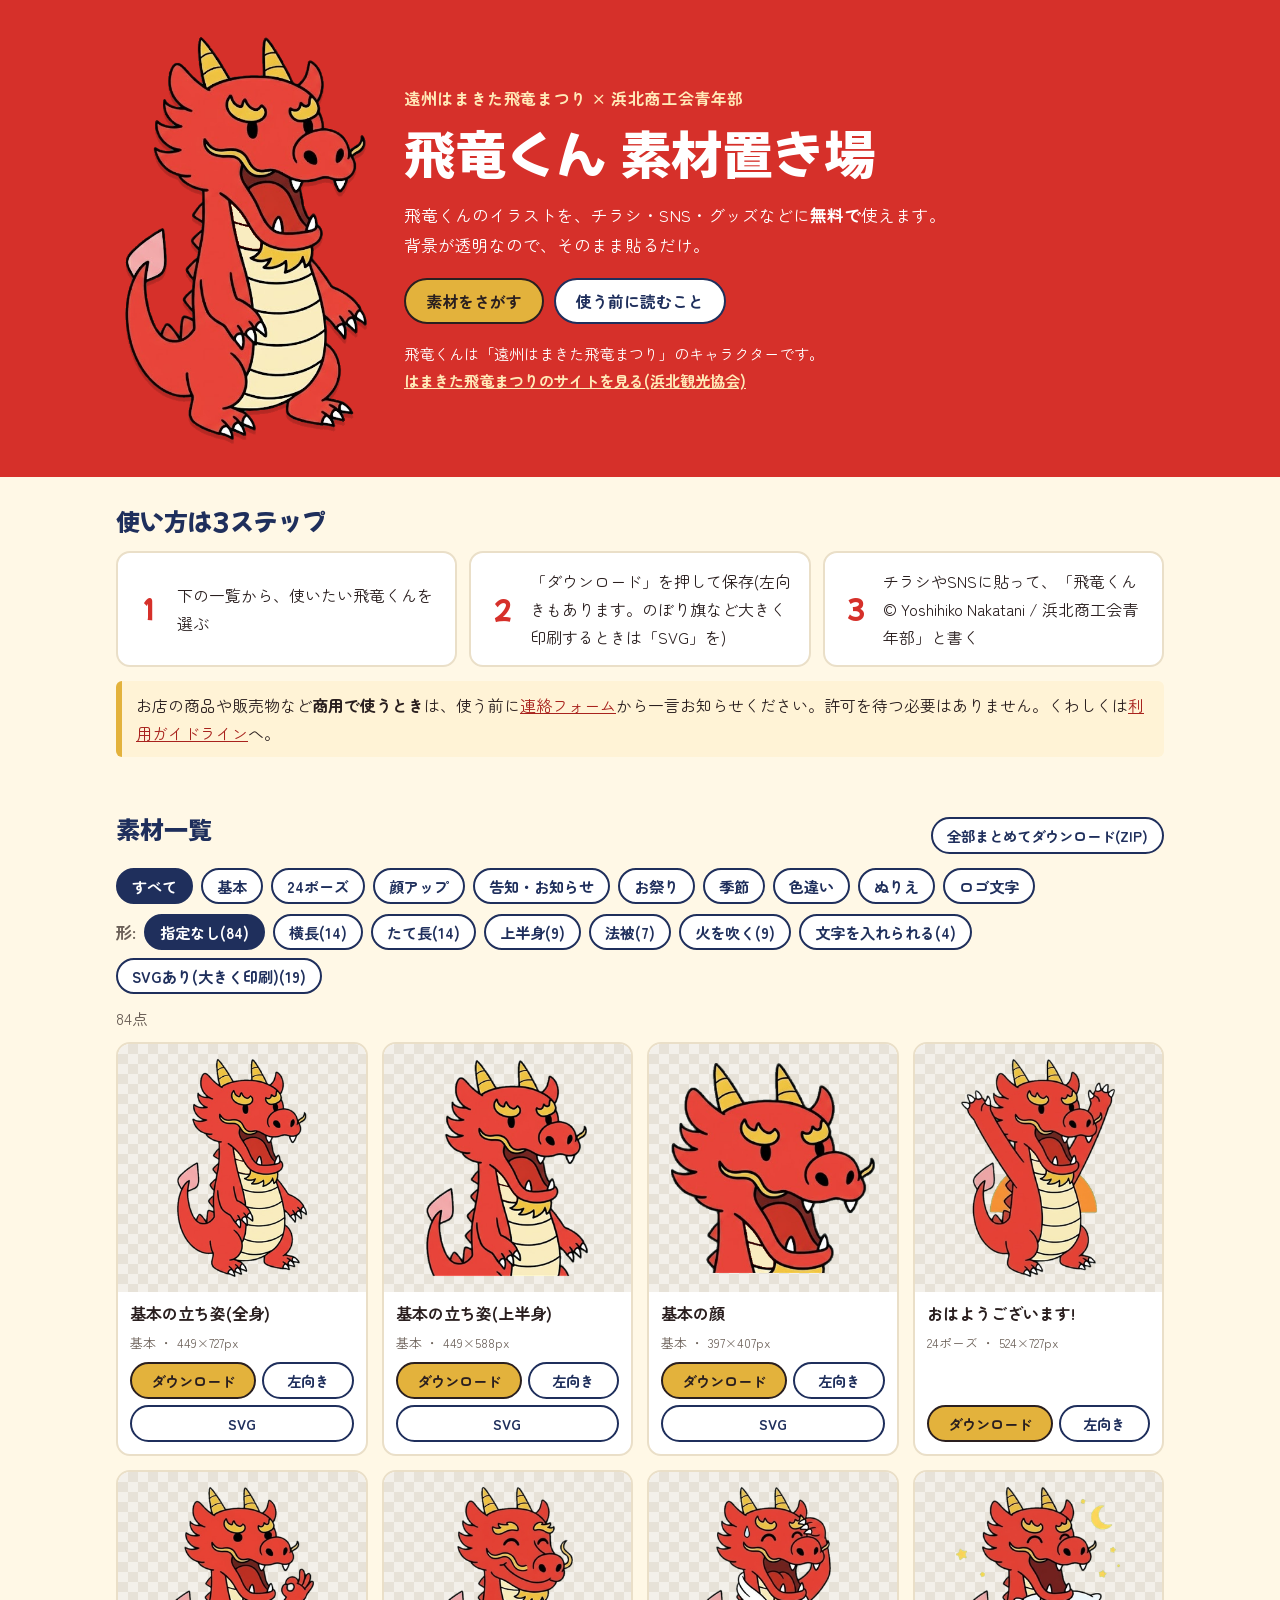
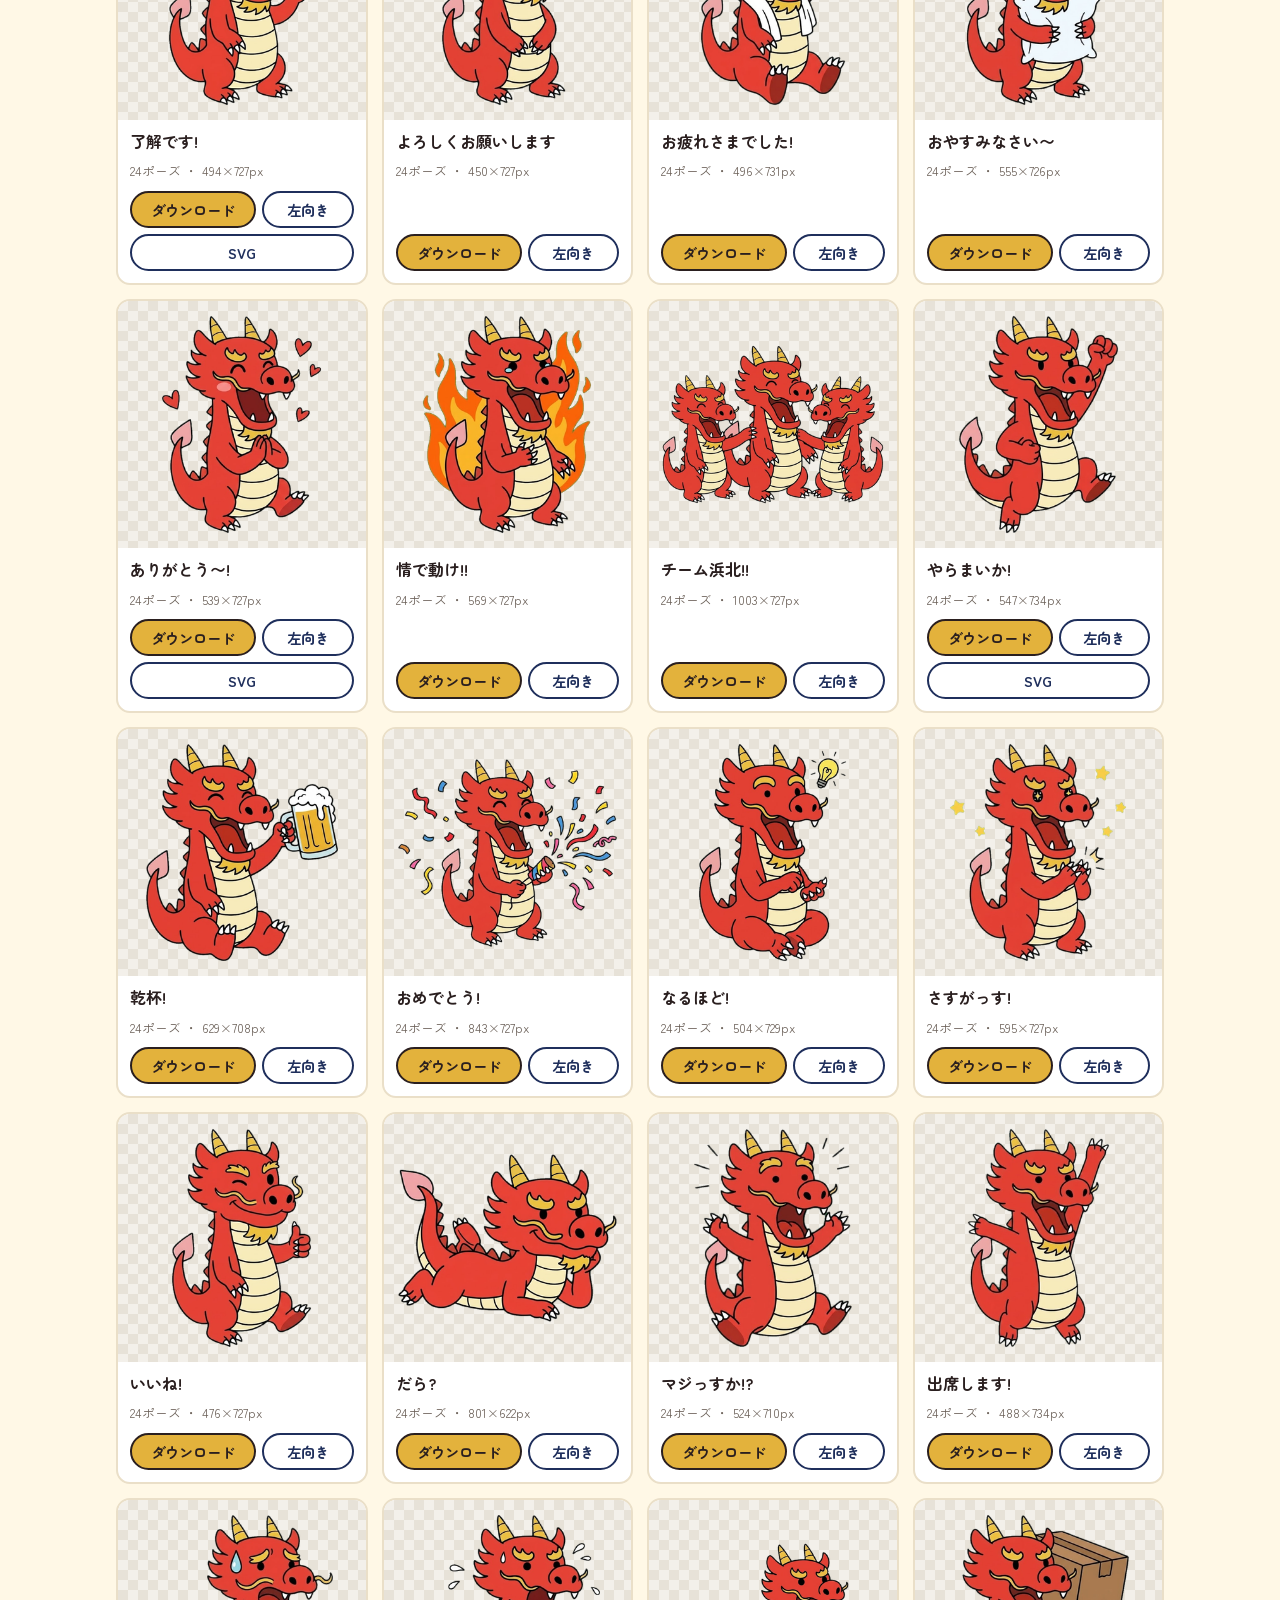
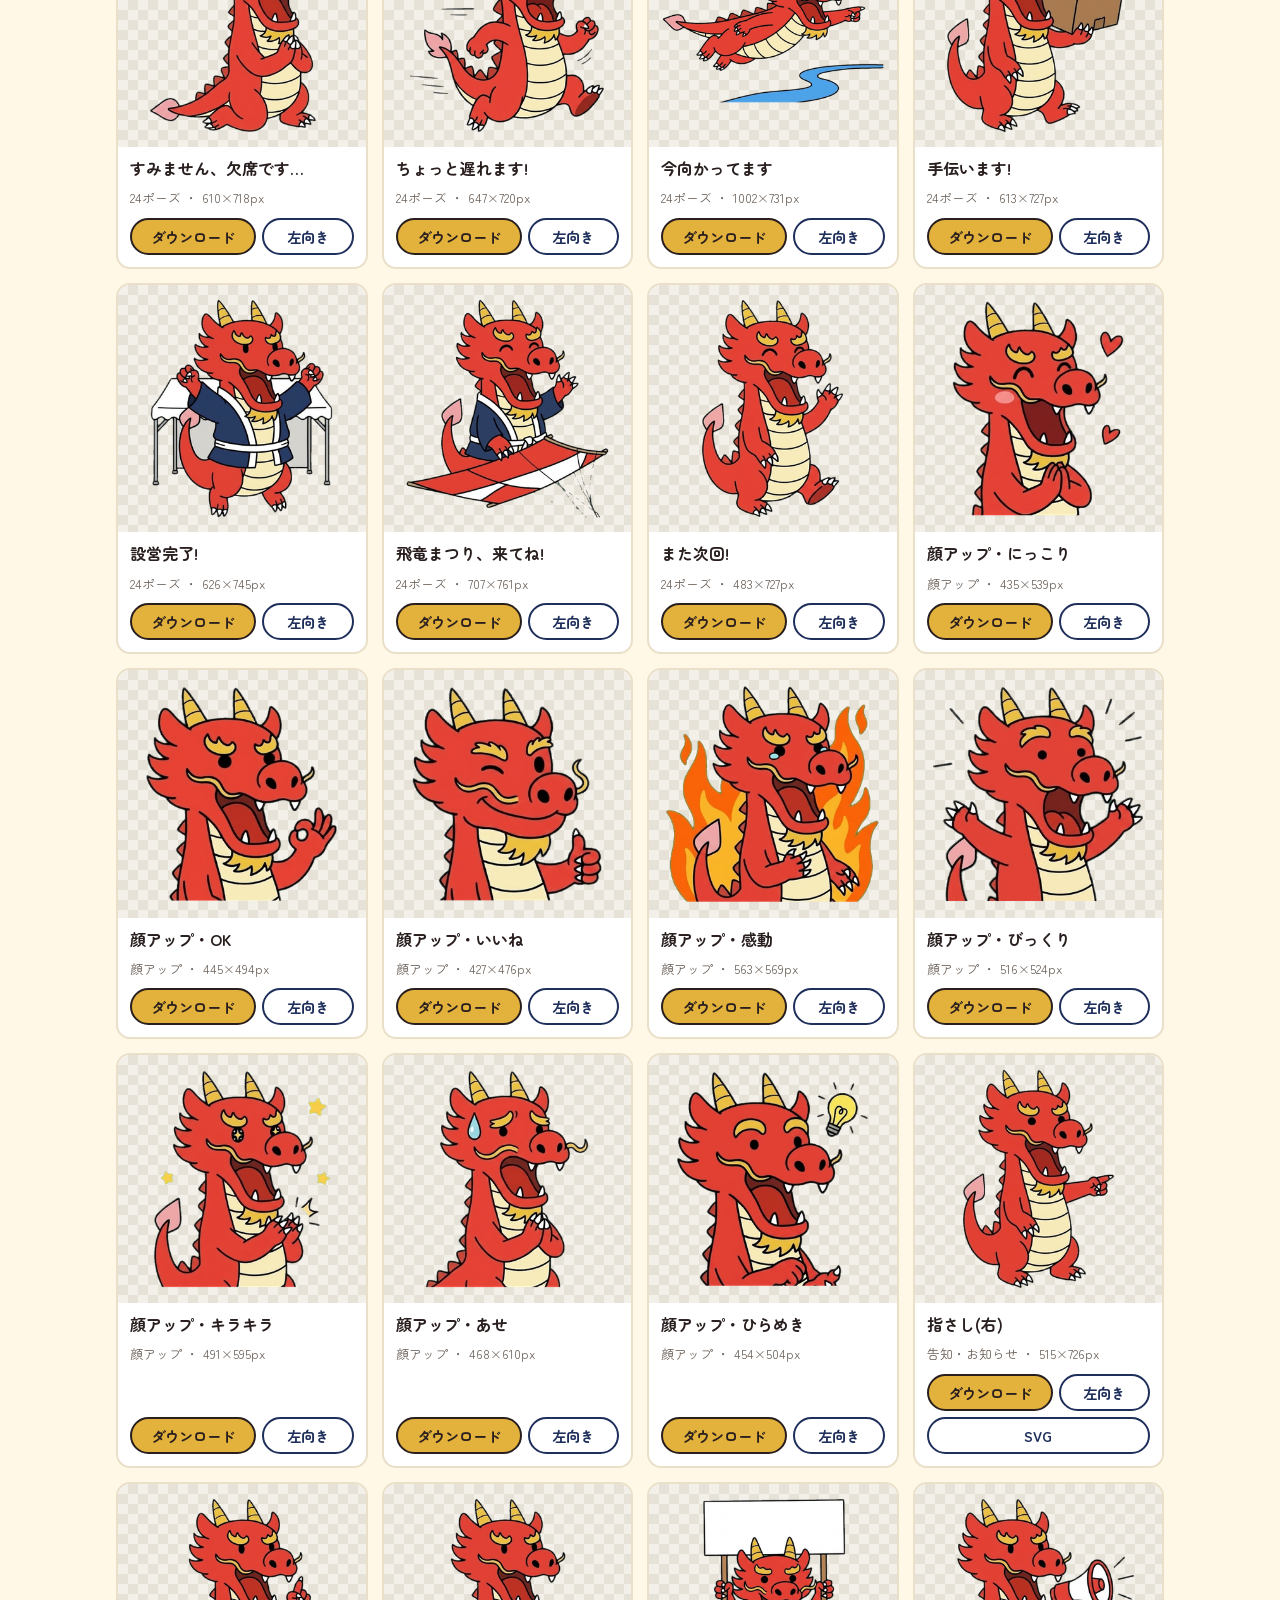
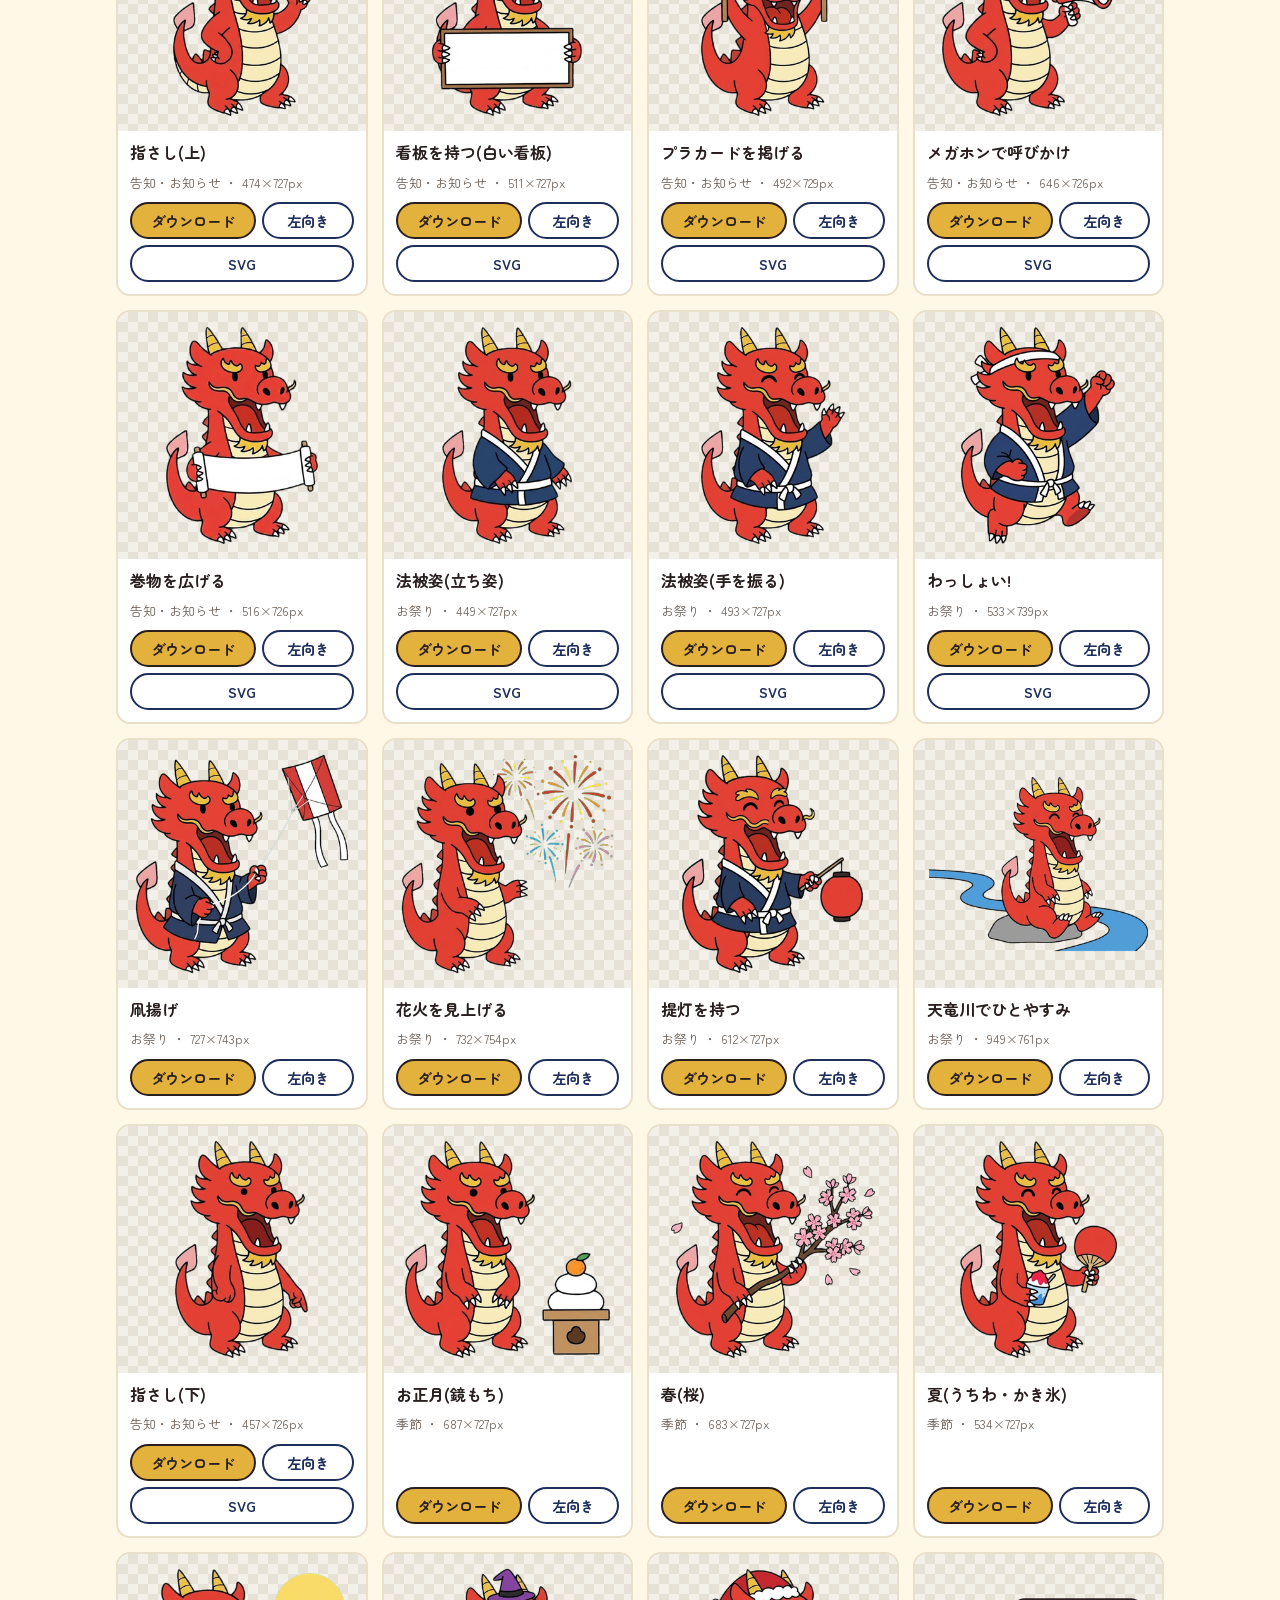
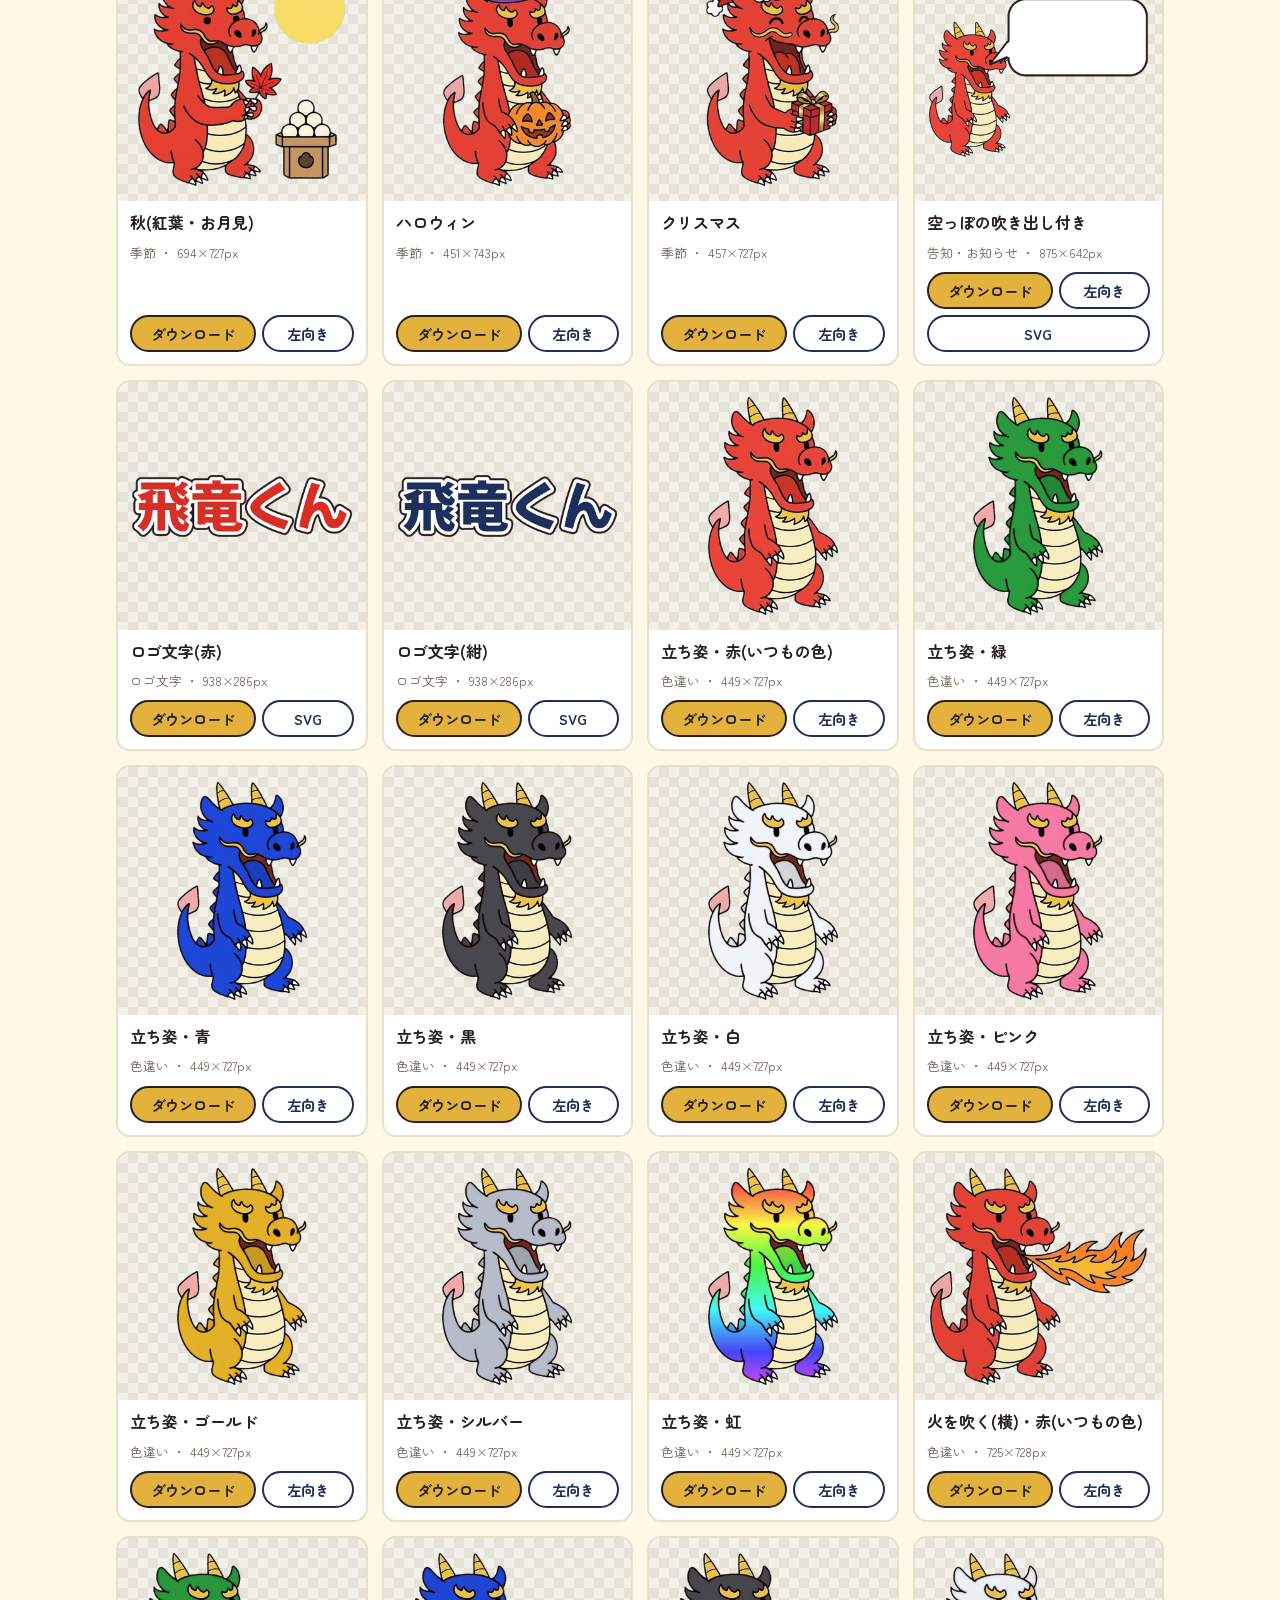
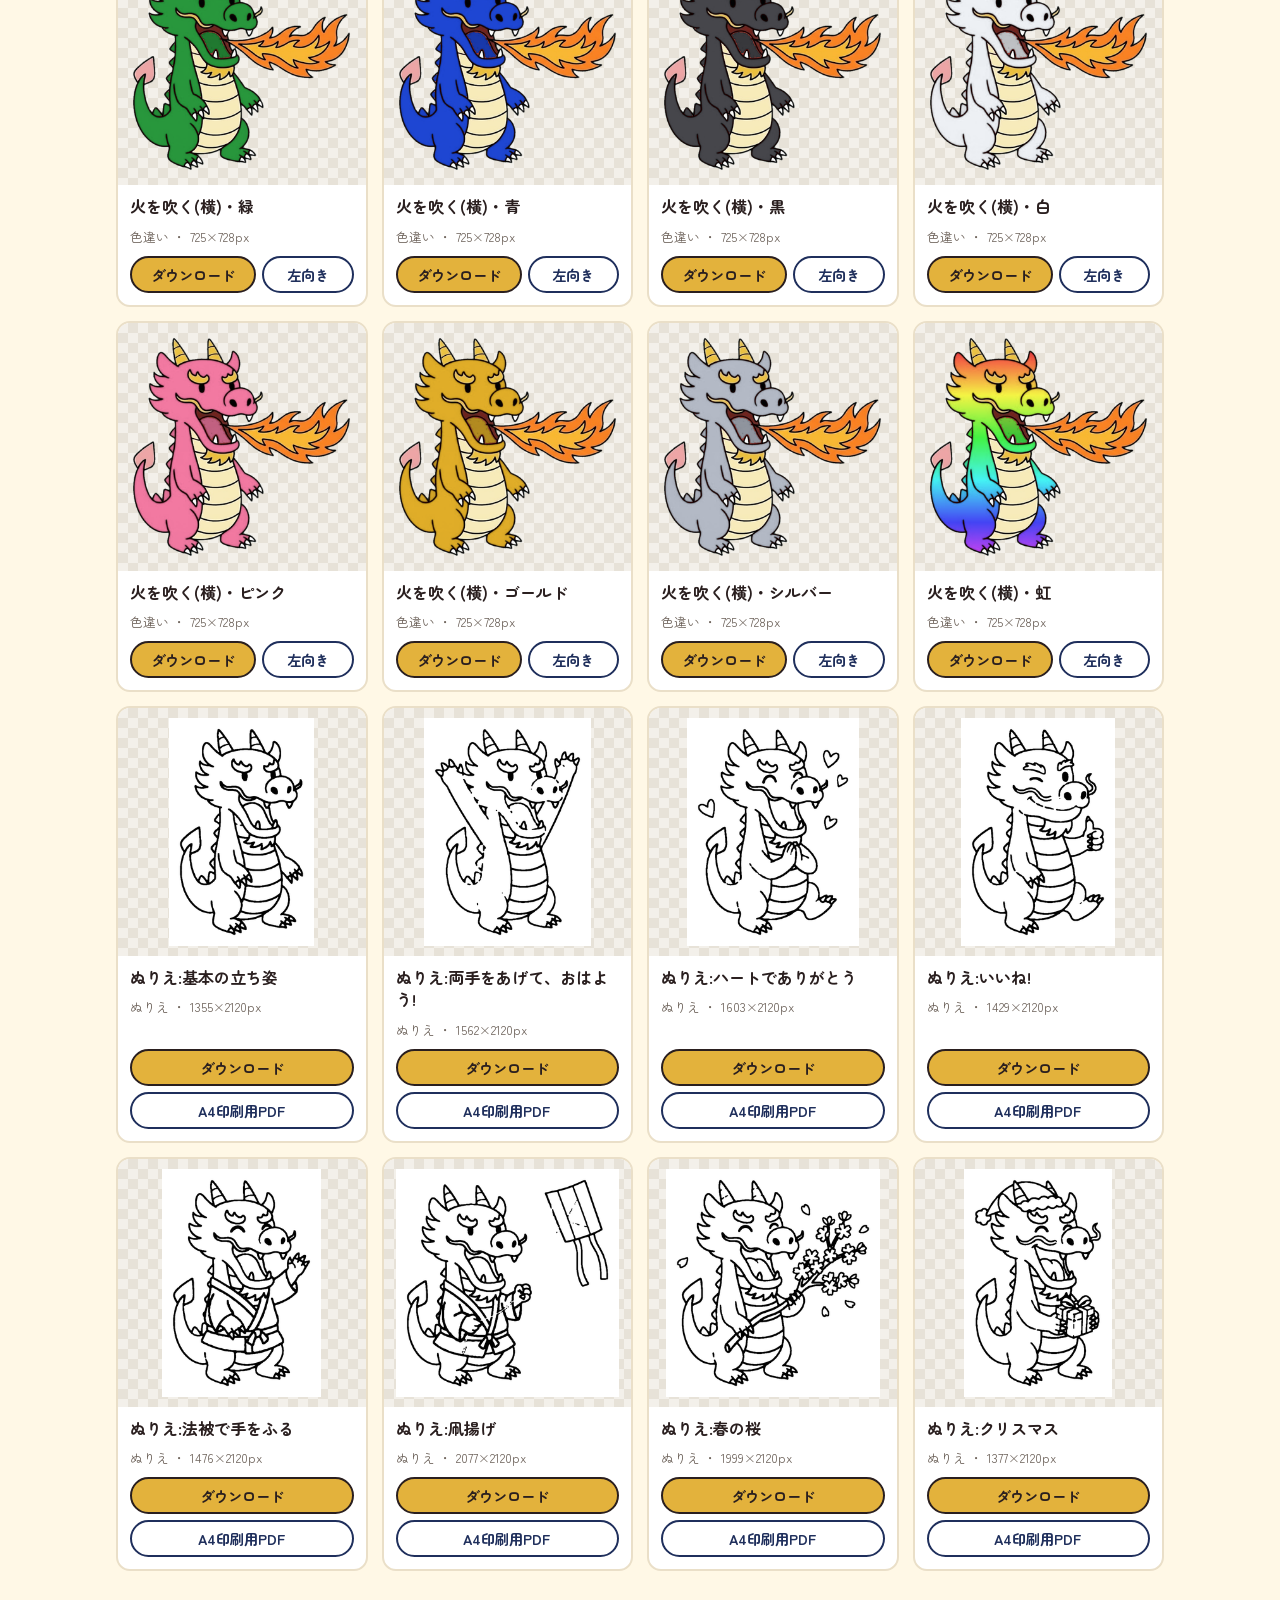
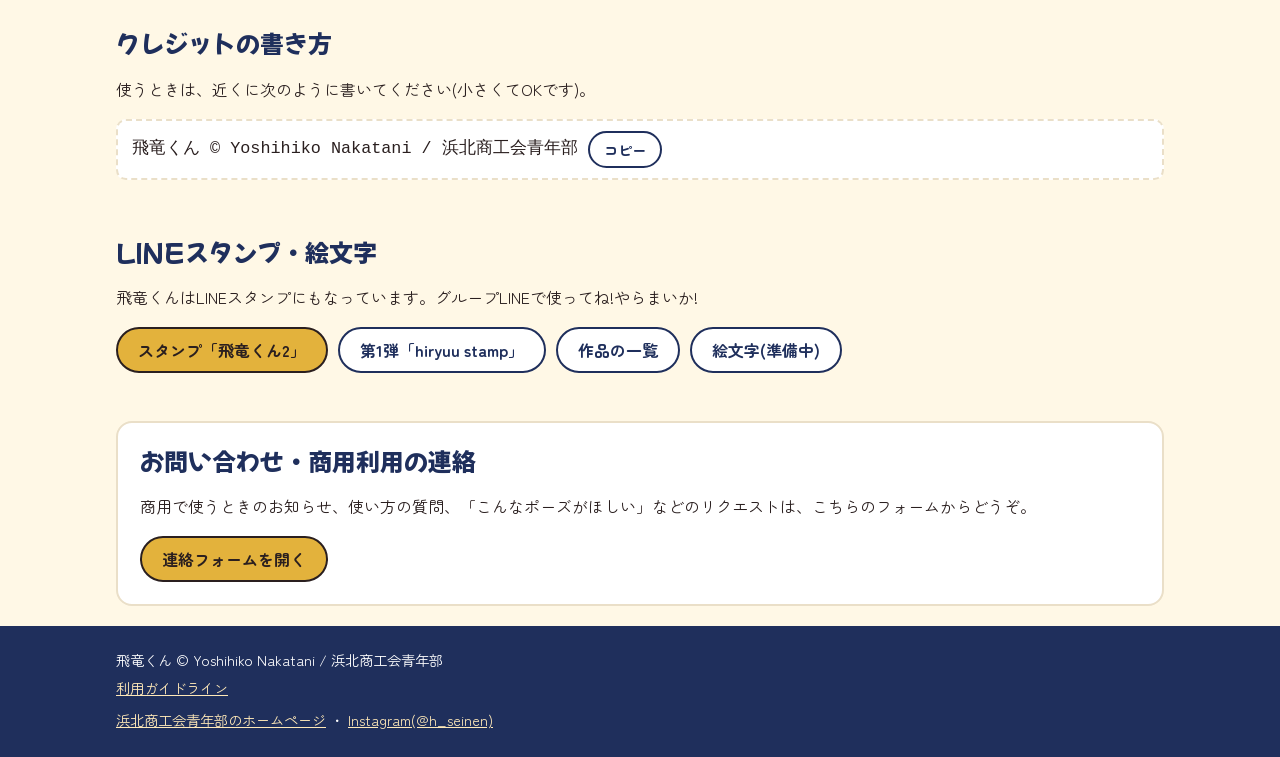
<file: index.html>
<!doctype html>
<html lang="ja">
<head>
<meta charset="utf-8">
<meta name="viewport" content="width=device-width, initial-scale=1">
<meta name="google-site-verification" content="wKgTln8wsnQZ2mOcFidg5dTbHV7_N2xdkbWizQNWE5o" />
<title>飛竜くん 素材置き場|無料イラスト・ぬりえ(浜北・遠州はまきた飛竜まつり)</title>
<meta name="description" content="浜松市浜北区・遠州はまきた飛竜まつりのキャラクター「飛竜くん」のフリー素材。イラストやぬりえ80点以上を、背景透過PNGで無料ダウンロード。チラシ・SNS・グッズに使えます。">
<link rel="canonical" href="https://seinenbuhamakitashokokai-wq.github.io/hiryukun-sozai/">
<script type="application/ld+json">{"@context":"https://schema.org","@type":"WebSite","name":"飛竜くん 素材置き場","url":"https://seinenbuhamakitashokokai-wq.github.io/hiryukun-sozai/","inLanguage":"ja","publisher":{"@type":"Organization","name":"浜北商工会青年部"}}</script>
<meta property="og:title" content="飛竜くん 素材置き場">
<meta property="og:description" content="飛竜くんのフリー素材(背景透過PNG)。チラシ・SNS・グッズに使えます。">
<meta property="og:type" content="website">
<meta property="og:url" content="https://seinenbuhamakitashokokai-wq.github.io/hiryukun-sozai/">
<meta property="og:image" content="https://seinenbuhamakitashokokai-wq.github.io/hiryukun-sozai/assets/ogp.png">
<meta property="og:image:width" content="1200">
<meta property="og:image:height" content="630">
<meta name="twitter:card" content="summary_large_image">
<link rel="icon" href="favicon.ico" sizes="48x48">
<link rel="icon" href="assets/icon-192.png" type="image/png" sizes="192x192">
<link rel="apple-touch-icon" href="assets/apple-touch-icon.png">
<link rel="preconnect" href="https://fonts.googleapis.com">
<link rel="preconnect" href="https://fonts.gstatic.com" crossorigin>
<link href="https://fonts.googleapis.com/css2?family=Mochiy+Pop+One&family=Zen+Maru+Gothic:wght@500;700&display=swap" rel="stylesheet">
<link rel="stylesheet" href="assets/style.css">
<!-- Googleアナリティクス(アクセス数を調べるため) -->
<script async src="https://www.googletagmanager.com/gtag/js?id=G-8E8RGF7FGL"></script>
<script>
  window.dataLayer = window.dataLayer || [];
  function gtag(){dataLayer.push(arguments);}
  gtag('js', new Date());
  gtag('config', 'G-8E8RGF7FGL');
</script>
</head>
<body>
<header class="hero">
  <div class="wrap hero-inner">
    <img class="hero-img" src="materials/kihon/kihon-zenshin.png" alt="飛竜くん" width="260">
    <div>
      <p class="eyebrow">遠州はまきた飛竜まつり × 浜北商工会青年部</p>
      <h1>飛竜くん 素材置き場</h1>
      <p class="lead">飛竜くんのイラストを、チラシ・SNS・グッズなどに<strong>無料で</strong>使えます。<br>背景が透明なので、そのまま貼るだけ。</p>
      <div class="hero-actions">
        <a class="btn primary" href="#sozai">素材をさがす</a>
        <a class="btn" href="guideline.html">使う前に読むこと</a>
      </div>
      <p style="margin:16px 0 0;font-size:.95rem">飛竜くんは「遠州はまきた飛竜まつり」のキャラクターです。<br><a href="https://tenkocho-hamakita.com/hiryu/hamakita-hiryu.html" target="_blank" rel="noopener" style="color:#ffe9b8;font-weight:700">はまきた飛竜まつりのサイトを見る(浜北観光協会)</a></p>
    </div>
  </div>
</header>

<main class="wrap">
  <section class="howto">
    <h2>使い方は3ステップ</h2>
    <ol class="steps">
      <li><b>1</b><span>下の一覧から、使いたい飛竜くんを選ぶ</span></li>
      <li><b>2</b><span>「ダウンロード」を押して保存(左向きもあります。のぼり旗など大きく印刷するときは「SVG」を)</span></li>
      <li><b>3</b><span>チラシやSNSに貼って、「飛竜くん © Yoshihiko Nakatani / 浜北商工会青年部」と書く</span></li>
    </ol>
    <p class="note">お店の商品や販売物など<strong>商用で使うとき</strong>は、使う前に<a href="#contact">連絡フォーム</a>から一言お知らせください。許可を待つ必要はありません。くわしくは<a href="guideline.html">利用ガイドライン</a>へ。</p>
  </section>

  <section id="sozai">
    <div class="list-head">
      <h2>素材一覧</h2>
      <a class="btn small" href="hiryukun-sozai-all.zip" download>全部まとめてダウンロード(ZIP)</a>
    </div>
    <div class="filters" role="tablist" aria-label="カテゴリ">
      <button data-cat="all" class="on">すべて</button>
      <button data-cat="kihon">基本</button>
      <button data-cat="pose">24ポーズ</button>
      <button data-cat="kao">顔アップ</button>
      <button data-cat="kokuchi">告知・お知らせ</button>
      <button data-cat="matsuri">お祭り</button>
      <button data-cat="kisetsu">季節</button>
      <button data-cat="iro">色違い</button>
      <button data-cat="nurie">ぬりえ</button>
      <button data-cat="logo">ロゴ文字</button>
    </div>
    <div class="tags" aria-label="形でしぼりこむ">
      <span>形:</span>
      <button data-tag="">指定なし</button>
      <button data-tag="横長">横長</button>
      <button data-tag="たて長">たて長</button>
      <button data-tag="上半身">上半身</button>
      <button data-tag="法被">法被</button>
      <button data-tag="火を吹く">火を吹く</button>
      <button data-tag="文字入れOK">文字を入れられる</button>
      <button data-tag="SVG">SVGあり(大きく印刷)</button>
    </div>
    <p class="count" id="count"></p>
    <div class="grid" id="grid"></div>
  </section>

  <section class="credit">
    <h2>クレジットの書き方</h2>
    <p>使うときは、近くに次のように書いてください(小さくてOKです)。</p>
    <div class="copybox"><code id="credit">飛竜くん © Yoshihiko Nakatani / 浜北商工会青年部</code><button class="btn small" id="copy">コピー</button></div>
  </section>

  <section class="line">
    <h2>LINEスタンプ・絵文字</h2>
    <p>飛竜くんはLINEスタンプにもなっています。グループLINEで使ってね!やらまいか!</p>
    <div class="hero-actions">
      <a class="btn primary" href="https://store.line.me/stickershop/product/37487930/ja" target="_blank" rel="noopener">スタンプ「飛竜くん2」</a>
      <a class="btn" href="https://store.line.me/stickershop/product/31563032/ja" target="_blank" rel="noopener">第1弾「hiryuu stamp」</a>
      <a class="btn" href="https://store.line.me/stickershop/author/5132241/ja" target="_blank" rel="noopener">作品の一覧</a>
      <a class="btn" id="emoji-link" href="https://store.line.me/search/ja?q=%E9%A3%9B%E7%AB%9C%E3%81%8F%E3%82%93" target="_blank" rel="noopener">絵文字(準備中)</a>
    </div>
  </section>

  <section id="contact" class="contact">
    <h2>お問い合わせ・商用利用の連絡</h2>
    <p>商用で使うときのお知らせ、使い方の質問、「こんなポーズがほしい」などのリクエストは、こちらのフォームからどうぞ。</p>
    <a class="btn primary" id="form-link" href="https://docs.google.com/forms/d/e/1FAIpQLSes2fuaTgv_qQfZBAgCQHCN-PmA1UAq8aOedmztx8B8Lfzpgg/viewform" target="_blank" rel="noopener">連絡フォームを開く</a>
  </section>
</main>

<footer>
  <div class="wrap">
    <p>飛竜くん © Yoshihiko Nakatani / 浜北商工会青年部</p>
    <p><a href="guideline.html">利用ガイドライン</a></p>
    <p class="links"><a href="https://seinenbu.hamakita-shokokai.com/" target="_blank" rel="noopener">浜北商工会青年部のホームページ</a> ・ <a href="https://www.instagram.com/h_seinen/" target="_blank" rel="noopener">Instagram(@h_seinen)</a></p>
  </div>
</footer>
<script src="assets/app.js"></script>
</body>
</html>
</file>
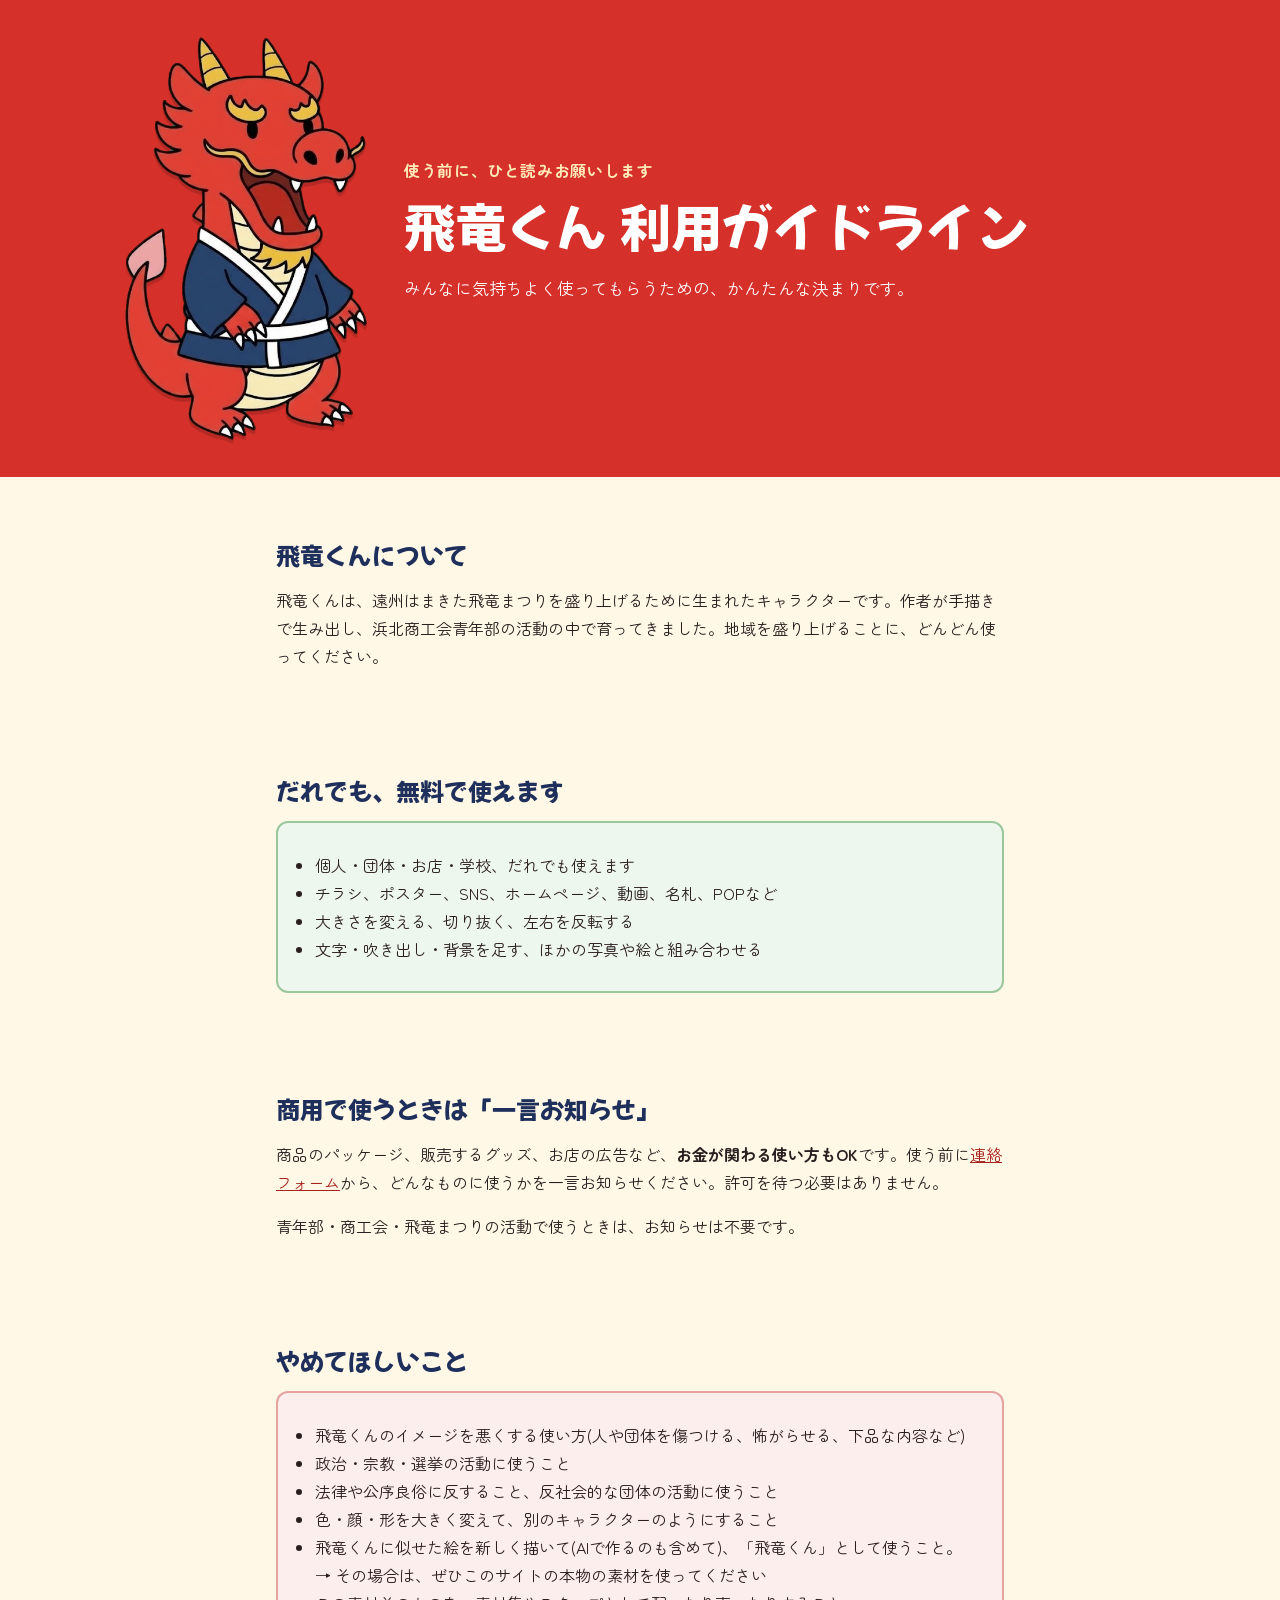
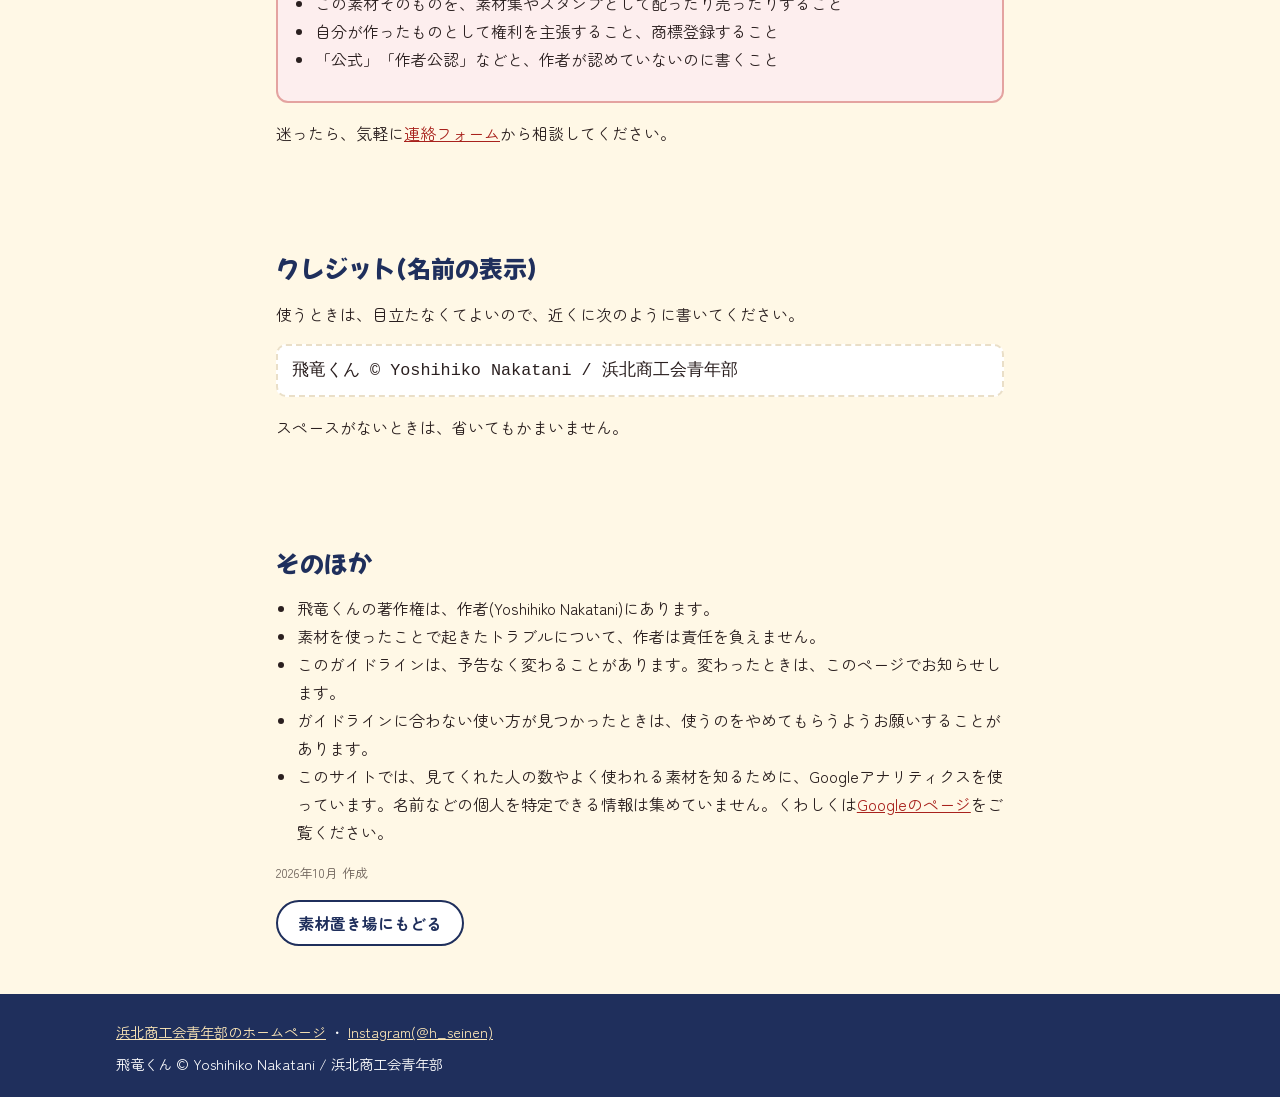
<file: guideline.html>
<!doctype html>
<html lang="ja">
<head>
<meta charset="utf-8">
<meta name="viewport" content="width=device-width, initial-scale=1">
<title>飛竜くん 利用ガイドライン</title>
<meta name="description" content="飛竜くんのイラストを使うときの決まりごと。">
<link rel="canonical" href="https://seinenbuhamakitashokokai-wq.github.io/hiryukun-sozai/guideline.html">
<meta property="og:image" content="https://seinenbuhamakitashokokai-wq.github.io/hiryukun-sozai/assets/ogp.png">
<link rel="icon" href="favicon.ico" sizes="48x48">
<link rel="icon" href="assets/icon-192.png" type="image/png" sizes="192x192">
<link rel="apple-touch-icon" href="assets/apple-touch-icon.png">
<link rel="preconnect" href="https://fonts.googleapis.com">
<link rel="preconnect" href="https://fonts.gstatic.com" crossorigin>
<link href="https://fonts.googleapis.com/css2?family=Mochiy+Pop+One&family=Zen+Maru+Gothic:wght@500;700&display=swap" rel="stylesheet">
<link rel="stylesheet" href="assets/style.css">
<!-- Googleアナリティクス(アクセス数を調べるため) -->
<script async src="https://www.googletagmanager.com/gtag/js?id=G-8E8RGF7FGL"></script>
<script>
  window.dataLayer = window.dataLayer || [];
  function gtag(){dataLayer.push(arguments);}
  gtag('js', new Date());
  gtag('config', 'G-8E8RGF7FGL');
</script>
</head>
<body>
<header class="hero">
  <div class="wrap hero-inner">
    <img class="hero-img" src="materials/matsuri/matsuri-b08.png" alt="法被を着た飛竜くん" width="200">
    <div>
      <p class="eyebrow">使う前に、ひと読みお願いします</p>
      <h1>飛竜くん 利用ガイドライン</h1>
      <p class="lead">みんなに気持ちよく使ってもらうための、かんたんな決まりです。</p>
    </div>
  </div>
</header>

<main class="wrap doc">
  <section>
    <h2>飛竜くんについて</h2>
    <p>飛竜くんは、遠州はまきた飛竜まつりを盛り上げるために生まれたキャラクターです。作者が手描きで生み出し、浜北商工会青年部の活動の中で育ってきました。地域を盛り上げることに、どんどん使ってください。</p>
  </section>

  <section>
    <h2>だれでも、無料で使えます</h2>
    <div class="ok">
      <ul>
        <li>個人・団体・お店・学校、だれでも使えます</li>
        <li>チラシ、ポスター、SNS、ホームページ、動画、名札、POPなど</li>
        <li>大きさを変える、切り抜く、左右を反転する</li>
        <li>文字・吹き出し・背景を足す、ほかの写真や絵と組み合わせる</li>
      </ul>
    </div>
  </section>

  <section>
    <h2>商用で使うときは「一言お知らせ」</h2>
    <p>商品のパッケージ、販売するグッズ、お店の広告など、<strong>お金が関わる使い方もOK</strong>です。使う前に<a href="index.html#contact">連絡フォーム</a>から、どんなものに使うかを一言お知らせください。許可を待つ必要はありません。</p>
    <p>青年部・商工会・飛竜まつりの活動で使うときは、お知らせは不要です。</p>
  </section>

  <section>
    <h2>やめてほしいこと</h2>
    <div class="ng">
      <ul>
        <li>飛竜くんのイメージを悪くする使い方(人や団体を傷つける、怖がらせる、下品な内容など)</li>
        <li>政治・宗教・選挙の活動に使うこと</li>
        <li>法律や公序良俗に反すること、反社会的な団体の活動に使うこと</li>
        <li>色・顔・形を大きく変えて、別のキャラクターのようにすること</li>
        <li>飛竜くんに似せた絵を新しく描いて(AIで作るのも含めて)、「飛竜くん」として使うこと。<br>→ その場合は、ぜひこのサイトの本物の素材を使ってください</li>
        <li>この素材そのものを、素材集やスタンプとして配ったり売ったりすること</li>
        <li>自分が作ったものとして権利を主張すること、商標登録すること</li>
        <li>「公式」「作者公認」などと、作者が認めていないのに書くこと</li>
      </ul>
    </div>
    <p>迷ったら、気軽に<a href="index.html#contact">連絡フォーム</a>から相談してください。</p>
  </section>

  <section>
    <h2>クレジット(名前の表示)</h2>
    <p>使うときは、目立たなくてよいので、近くに次のように書いてください。</p>
    <div class="copybox"><code>飛竜くん © Yoshihiko Nakatani / 浜北商工会青年部</code></div>
    <p>スペースがないときは、省いてもかまいません。</p>
  </section>

  <section>
    <h2>そのほか</h2>
    <ul>
      <li>飛竜くんの著作権は、作者(Yoshihiko Nakatani)にあります。</li>
      <li>素材を使ったことで起きたトラブルについて、作者は責任を負えません。</li>
      <li>このガイドラインは、予告なく変わることがあります。変わったときは、このページでお知らせします。</li>
      <li>ガイドラインに合わない使い方が見つかったときは、使うのをやめてもらうようお願いすることがあります。</li>
      <li>このサイトでは、見てくれた人の数やよく使われる素材を知るために、Googleアナリティクスを使っています。名前などの個人を特定できる情報は集めていません。くわしくは<a href="https://policies.google.com/technologies/partner-sites?hl=ja" target="_blank" rel="noopener">Googleのページ</a>をご覧ください。</li>
    </ul>
    <p class="card-meta">2026年10月 作成</p>
    <a class="btn back" href="index.html">素材置き場にもどる</a>
  </section>
</main>

<footer>
  <div class="wrap">
    <p class="links"><a href="https://seinenbu.hamakita-shokokai.com/" target="_blank" rel="noopener">浜北商工会青年部のホームページ</a> ・ <a href="https://www.instagram.com/h_seinen/" target="_blank" rel="noopener">Instagram(@h_seinen)</a></p>
    <p>飛竜くん © Yoshihiko Nakatani / 浜北商工会青年部</p>
  </div>
</footer>
</body>
</html>
</file>
<file: assets/style.css>
:root{
  --red:#d6302a; --red-dk:#a8221d; --navy:#1f2f5c; --gold:#e3b23c; --cream:#fff8e6;
  --ink:#2a1f1f; --muted:#6b6058; --card:#ffffff; --line:#eadfc8;
  --round:'Zen Maru Gothic',system-ui,-apple-system,"Hiragino Sans","Yu Gothic UI",sans-serif;
  --pop:'Mochiy Pop One',var(--round);
}
*{box-sizing:border-box}
body{margin:0;background:var(--cream);color:var(--ink);font-family:var(--round);font-size:16px;line-height:1.75}
a{color:var(--red-dk)}
.wrap{max-width:1080px;margin:0 auto;padding-left:max(16px,env(safe-area-inset-left));padding-right:max(16px,env(safe-area-inset-right))}
h1,h2{font-family:var(--pop);font-weight:400;line-height:1.3;text-wrap:balance}
h2{font-size:1.5rem;color:var(--navy);margin:0 0 .6em}
section{padding-block:28px}

.hero{background:var(--red);color:#fff;padding-block:28px}
.hero-inner{display:flex;gap:28px;align-items:center}
.hero-img{width:clamp(140px,26vw,260px);height:auto;filter:drop-shadow(0 4px 0 rgba(0,0,0,.15))}
.eyebrow{margin:0;font-weight:700;color:#ffe9b8;letter-spacing:.04em}
.hero h1{font-size:clamp(2rem,6vw,3.2rem);margin:.15em 0 .3em}
.lead{margin:0 0 18px;font-size:1.05rem}
.hero-actions{display:flex;flex-wrap:wrap;gap:10px}

.btn{display:inline-block;font:700 1rem var(--round);text-decoration:none;color:var(--navy);background:#fff;border:2px solid var(--navy);border-radius:999px;padding:9px 20px;cursor:pointer}
.btn.primary{background:var(--gold);border-color:var(--ink);color:var(--ink)}
.btn.small{font-size:.9rem;padding:6px 14px}
.btn:focus-visible,button:focus-visible{outline:3px solid var(--gold);outline-offset:2px}

.steps{list-style:none;padding:0;margin:0 0 14px;display:grid;grid-template-columns:repeat(auto-fit,minmax(220px,1fr));gap:12px}
.steps li{background:var(--card);border:2px solid var(--line);border-radius:14px;padding:14px 16px;display:flex;gap:12px;align-items:center}
.steps b{font-family:var(--pop);font-weight:400;font-size:1.6rem;color:var(--red);min-width:1.2em;text-align:center}
.note{background:#fff3d6;border-left:6px solid var(--gold);padding:10px 14px;border-radius:6px;margin:0}

.list-head{display:flex;justify-content:space-between;align-items:center;flex-wrap:wrap;gap:10px}
.filters,.tags{display:flex;flex-wrap:wrap;gap:8px;margin:10px 0}
.filters button,.tags button{font:700 .95rem var(--round);border:2px solid var(--navy);background:#fff;color:var(--navy);border-radius:999px;padding:5px 14px;cursor:pointer}
.filters button.on,.tags button.on{background:var(--navy);color:#fff}
.tags button:disabled{opacity:.35;cursor:default;border-style:dashed}
.tags span{align-self:center;color:var(--muted);font-weight:700}
.count{color:var(--muted);margin:4px 0 10px}

.grid{display:grid;grid-template-columns:repeat(auto-fill,minmax(200px,1fr));gap:14px}
.card{background:var(--card);border:2px solid var(--line);border-radius:14px;overflow:hidden;display:flex;flex-direction:column;min-width:0}
.thumb{aspect-ratio:1/1;max-width:100%;display:flex;align-items:center;justify-content:center;padding:10px;
  background-color:#f3f0ea;background-image:linear-gradient(45deg,#e7e2d8 25%,transparent 25%),linear-gradient(-45deg,#e7e2d8 25%,transparent 25%),linear-gradient(45deg,transparent 75%,#e7e2d8 75%),linear-gradient(-45deg,transparent 75%,#e7e2d8 75%);
  background-size:20px 20px;background-position:0 0,0 10px,10px -10px,-10px 0}
.thumb img{max-width:100%;max-height:100%;object-fit:contain}
.card-body{padding:10px 12px 12px;display:flex;flex-direction:column;gap:8px;flex:1}
.card-title{font-weight:700;margin:0;line-height:1.4}
.card-meta{font-size:.8rem;color:var(--muted);margin:0}
.card-actions{display:flex;gap:6px;flex-wrap:wrap;margin-top:auto}
.card-actions a{flex:1;text-align:center;font-size:.85rem;padding:6px 6px;white-space:nowrap}
.card-actions a.primary{flex:1.6}

.copybox{display:flex;gap:10px;align-items:center;flex-wrap:wrap;background:#fff;border:2px dashed var(--line);border-radius:10px;padding:10px 14px}
.copybox code{font-size:1.05rem}
.contact{background:#fff;border-radius:16px;padding:22px;margin-block:20px;border:2px solid var(--line)}

footer{background:var(--navy);color:#fff;margin-top:20px;padding-block:18px;font-size:.9rem}
footer a{color:#ffe9b8}
footer p{margin:.2em 0}
footer .links a{display:inline-block;padding:4px 0}

.doc{max-width:760px}
.doc h2{margin-top:1.4em}
.doc ul{padding-left:1.3em}
.ok,.ng{border-radius:12px;padding:12px 16px;margin:10px 0}
.ok{background:#eef7ee;border:2px solid #9cc79c}
.ng{background:#fdeeee;border:2px solid #e4a3a0}
.back{display:inline-block;margin-top:16px}

@media (max-width:640px){
  .hero-inner{flex-direction:column;text-align:center}
  .hero-actions{justify-content:center}
  .grid{grid-template-columns:repeat(2,minmax(0,1fr))}
}
@media (prefers-reduced-motion:reduce){*{scroll-behavior:auto}}
html{scroll-behavior:smooth}
</file>
